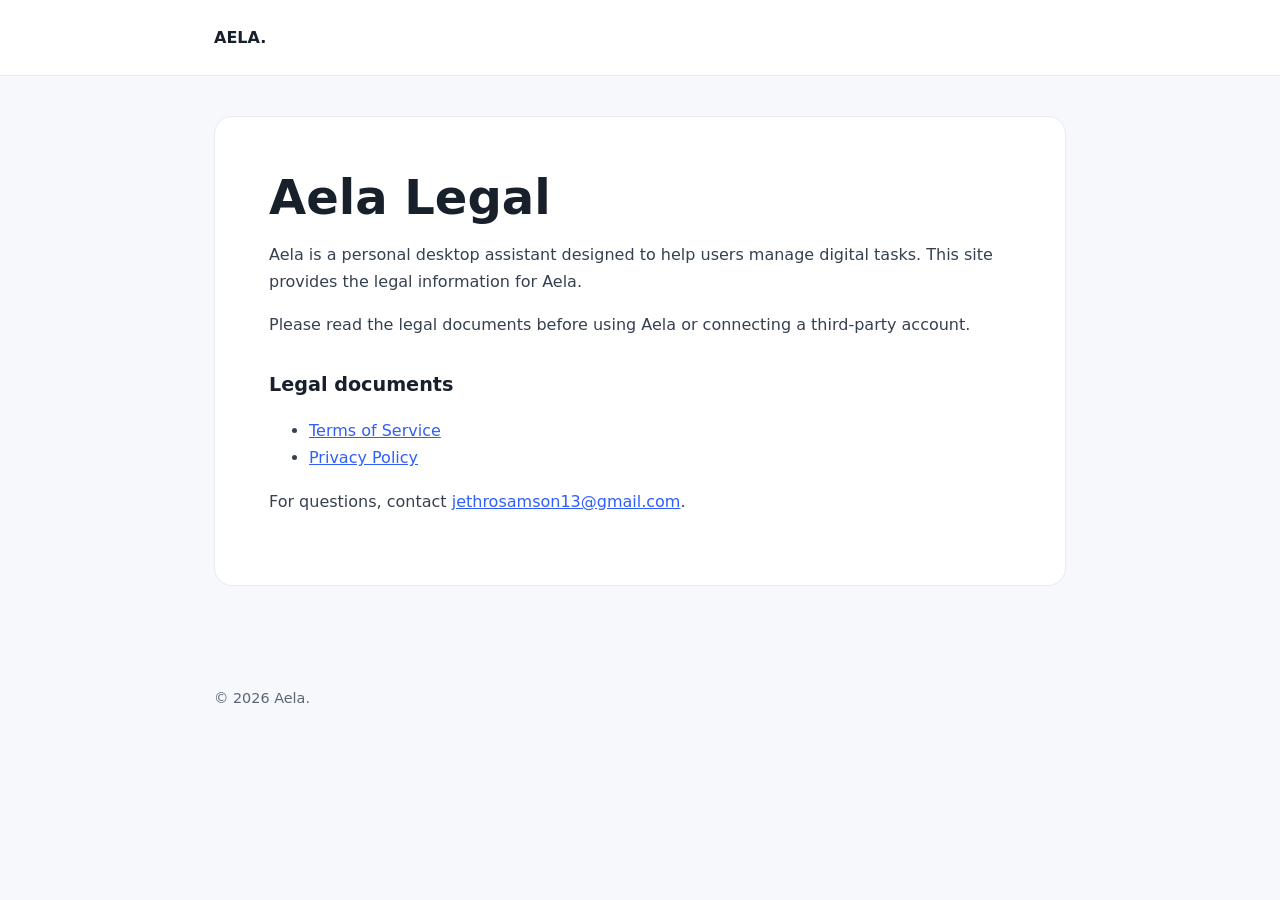
<file: index.html>
<!doctype html>
<html lang="en">
<head>
  <meta charset="utf-8">
  <meta name="viewport" content="width=device-width, initial-scale=1">
  <meta name="description" content="Legal information for Aela.">
  <meta name="theme-color" content="#f6f8fb">
  <title>Aela Legal | Aela</title>
  <style>
    :root{color-scheme:light;--ink:#17202b;--muted:#5b6674;--line:#e6eaf0;--accent:#315efb;--bg:#f6f8fb}
    *{box-sizing:border-box}body{margin:0;background:var(--bg);color:var(--ink);font:16px/1.7 system-ui,-apple-system,Segoe UI,Roboto,Arial,sans-serif}
    header{background:#fff;border-bottom:1px solid var(--line)}.wrap{max-width:900px;margin:auto;padding:24px}
    main{max-width:900px;margin:40px auto;padding:0 24px 60px}.paper{background:#fff;border:1px solid var(--line);border-radius:18px;padding:clamp(24px,5vw,54px)}
    h1{font-size:clamp(2rem,5vw,3rem);line-height:1.12;margin:0 0 10px}h2{font-size:1.2rem;margin:30px 0 8px}a{color:var(--accent)}p,li{color:#354150}
    footer{max-width:900px;margin:0 auto;padding:0 24px 40px;color:var(--muted);font-size:.9rem}
  </style>
</head>
<body>
  <header><div class="wrap"><strong>AELA.</strong></div></header>
  <main><article class="paper">
    <h1>Aela Legal</h1>
    <p>Aela is a personal desktop assistant designed to help users manage digital tasks. This site provides the legal information for Aela.</p>
    <p>Please read the legal documents before using Aela or connecting a third-party account.</p>
    <h2>Legal documents</h2>
    <ul><li><a href="terms/">Terms of Service</a></li><li><a href="privacy/">Privacy Policy</a></li></ul>
    <p>For questions, contact <a href="mailto:jethrosamson13@gmail.com">jethrosamson13@gmail.com</a>.</p>
  </article></main>
  <footer>© 2026 Aela.</footer>
</body>
</html>
</file>
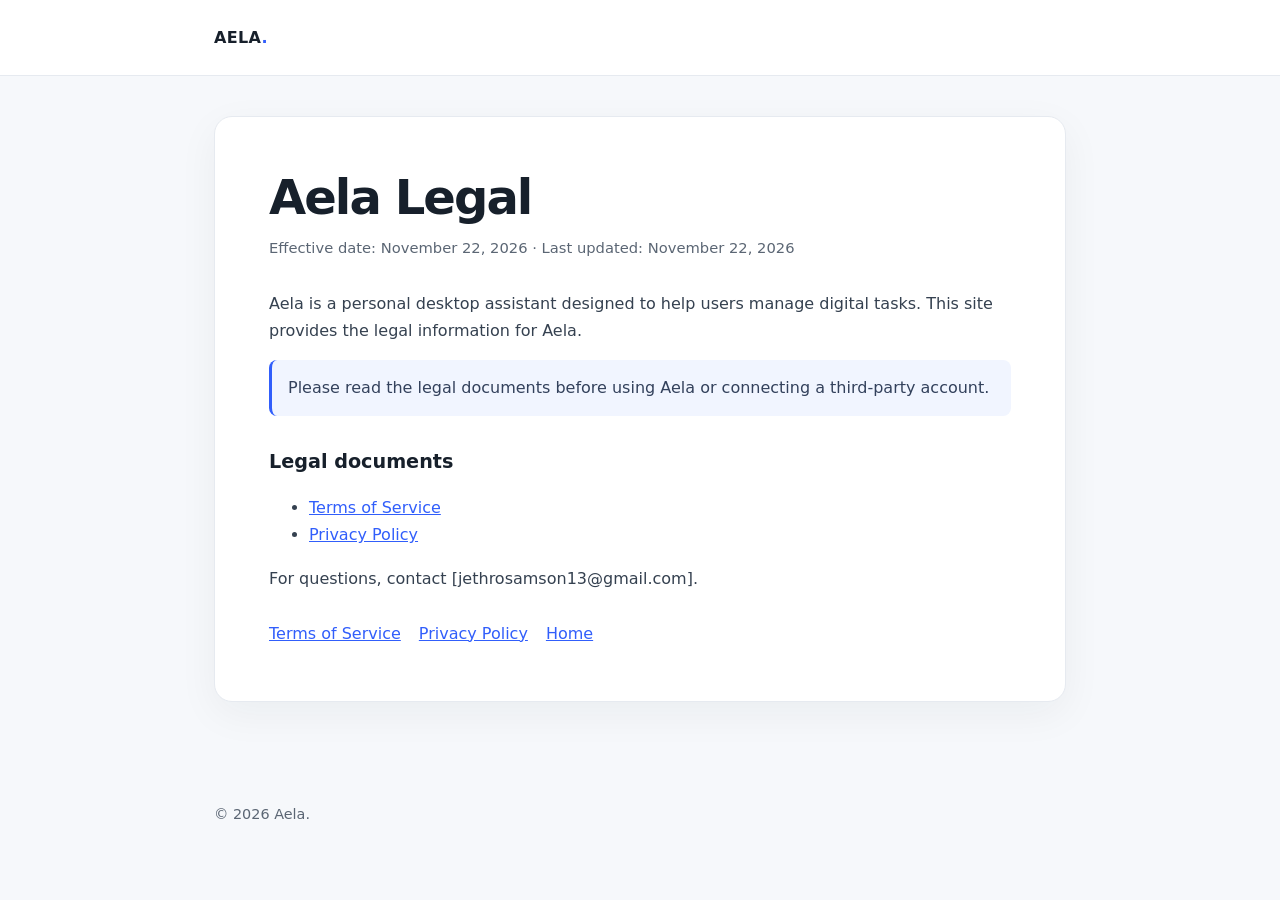
<file: aela-legal-website/index.html>
<!doctype html>
<html lang="en"><head><meta charset="utf-8"><meta name="viewport" content="width=device-width,initial-scale=1">
<meta name="description" content="Legal information for Aela."><meta name="theme-color" content="#f6f8fb"><title>Aela Legal | Aela</title>
<style>
:root{color-scheme:light;--ink:#17202b;--muted:#5b6674;--line:#e6eaf0;--accent:#315efb;--bg:#f6f8fb}
*{box-sizing:border-box}body{margin:0;background:var(--bg);color:var(--ink);font:16px/1.7 Inter,ui-sans-serif,system-ui,-apple-system,Segoe UI,Roboto,Arial,sans-serif}
header{background:#fff;border-bottom:1px solid var(--line)}.wrap{max-width:900px;margin:auto;padding:24px}
.brand{font-weight:750;letter-spacing:.02em;color:var(--ink);text-decoration:none}.brand span{color:var(--accent)}
main{max-width:900px;margin:40px auto;padding:0 24px 60px}.paper{background:#fff;border:1px solid var(--line);border-radius:18px;padding:clamp(24px,5vw,54px);box-shadow:0 12px 40px rgba(23,32,43,.05)}
h1{font-size:clamp(2rem,5vw,3rem);line-height:1.12;letter-spacing:-.04em;margin:0 0 10px}h2{font-size:1.2rem;margin:30px 0 8px}p,li{color:#354150}.meta{color:var(--muted);font-size:.92rem;margin-bottom:30px}.notice{padding:14px 16px;background:#f1f5ff;border-left:3px solid var(--accent);border-radius:8px;color:#33415c}
a{color:var(--accent)}footer{max-width:900px;margin:0 auto;padding:0 24px 40px;color:var(--muted);font-size:.9rem}.links{display:flex;gap:18px;flex-wrap:wrap;margin-top:28px}
</style></head><body>
<header><div class="wrap"><a class="brand" href="../">AELA<span>.</span></a></div></header>
<main><article class="paper"><h1>Aela Legal</h1><div class="meta">Effective date: November 22, 2026 · Last updated: November 22, 2026</div>

<p>Aela is a personal desktop assistant designed to help users manage digital tasks. This site provides the legal information for Aela.</p>
<div class="notice">Please read the legal documents before using Aela or connecting a third-party account.</div>
<h2>Legal documents</h2>
<ul><li><a href="terms/">Terms of Service</a></li><li><a href="privacy/">Privacy Policy</a></li></ul>
<p>For questions, contact [jethrosamson13@gmail.com].</p>

<nav class="links"><a href="../terms/">Terms of Service</a><a href="../privacy/">Privacy Policy</a><a href="../">Home</a></nav>
</article></main><footer>© 2026 Aela.</footer></body></html>
</file>
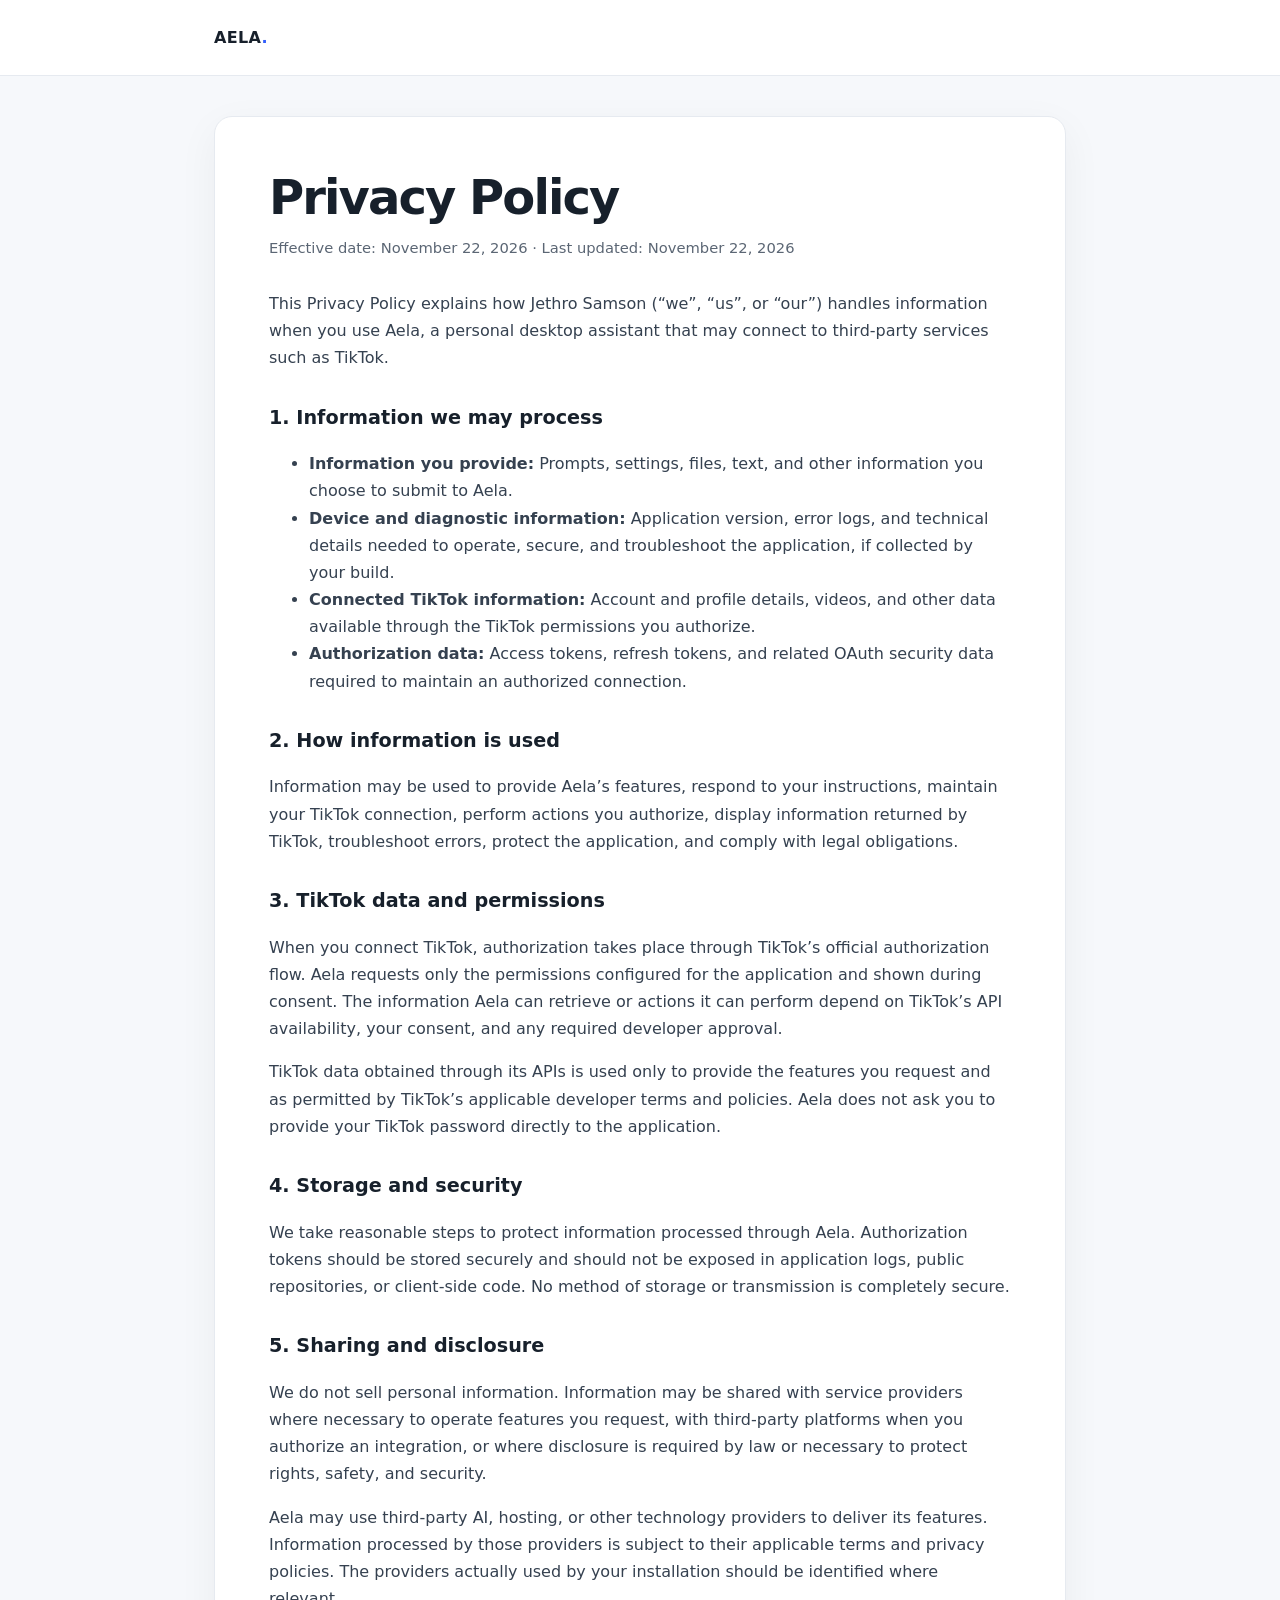
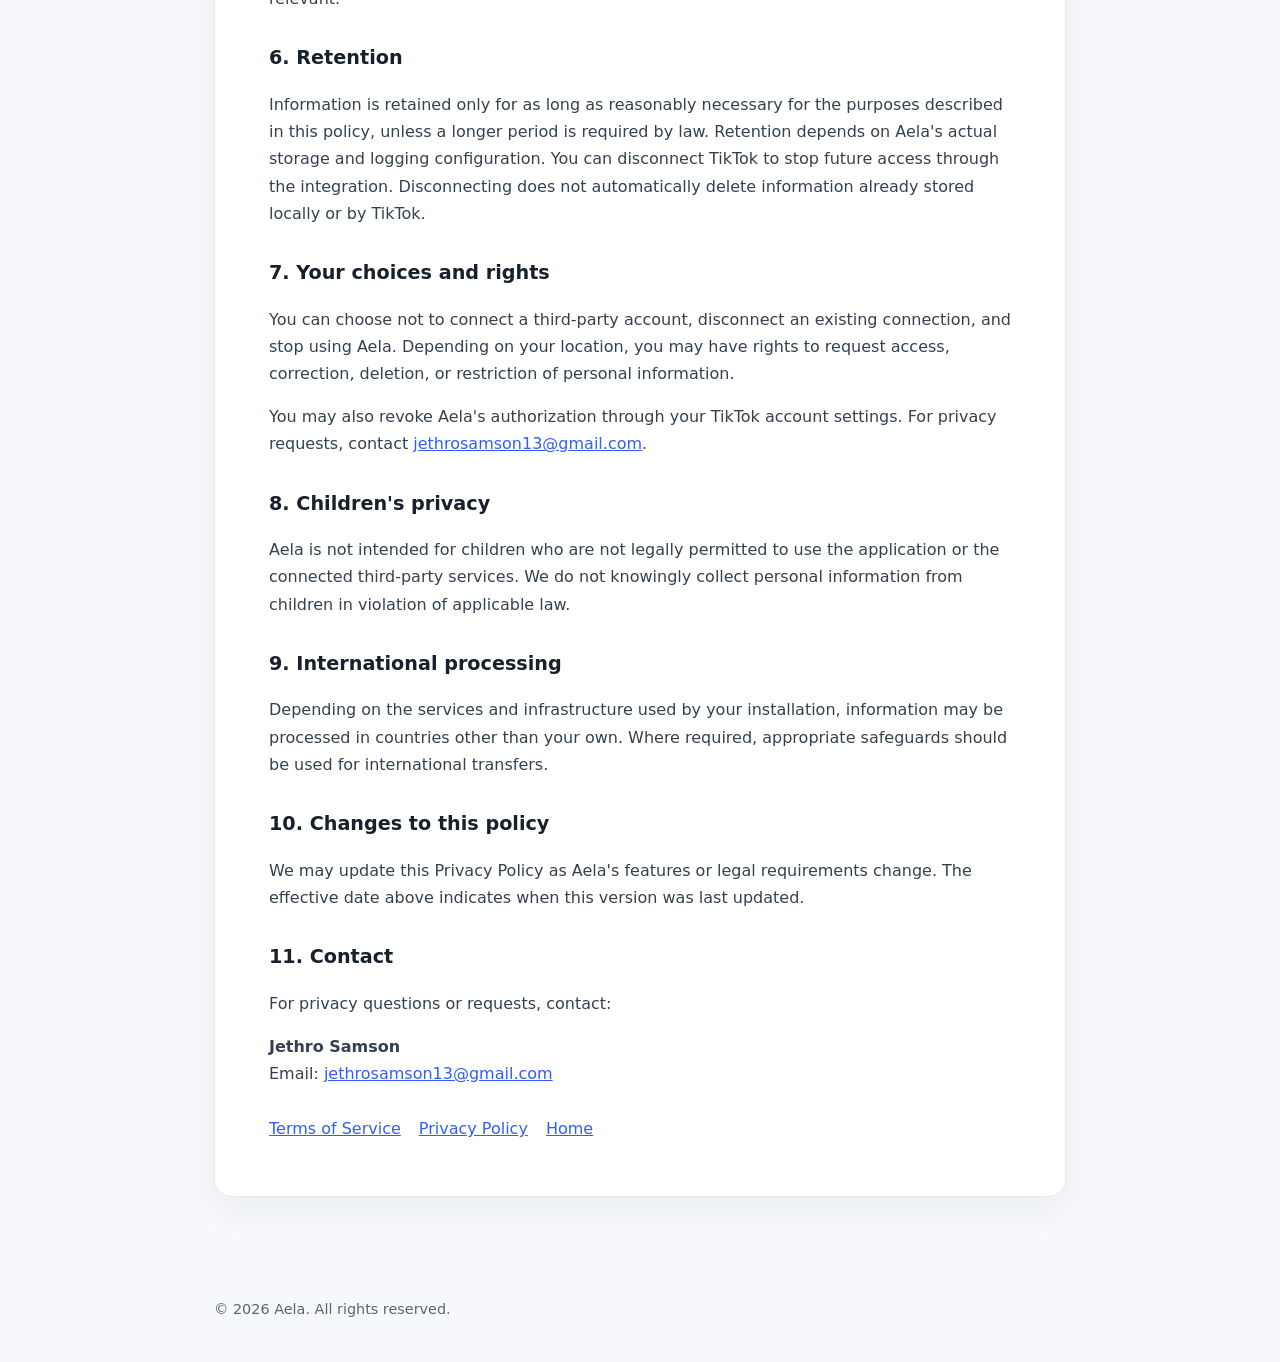
<file: privacy/index.html>
<!doctype html>
<html lang="en"><head><meta charset="utf-8"><meta name="viewport" content="width=device-width,initial-scale=1"><meta http-equiv="refresh" content="0; url=../aela-legal-website/privacy/"><link rel="canonical" href="../aela-legal-website/privacy/"><title>Privacy Policy | Aela</title></head><body><p>Opening the <a href="../aela-legal-website/privacy/">Privacy Policy</a>…</p></body></html>
</file>
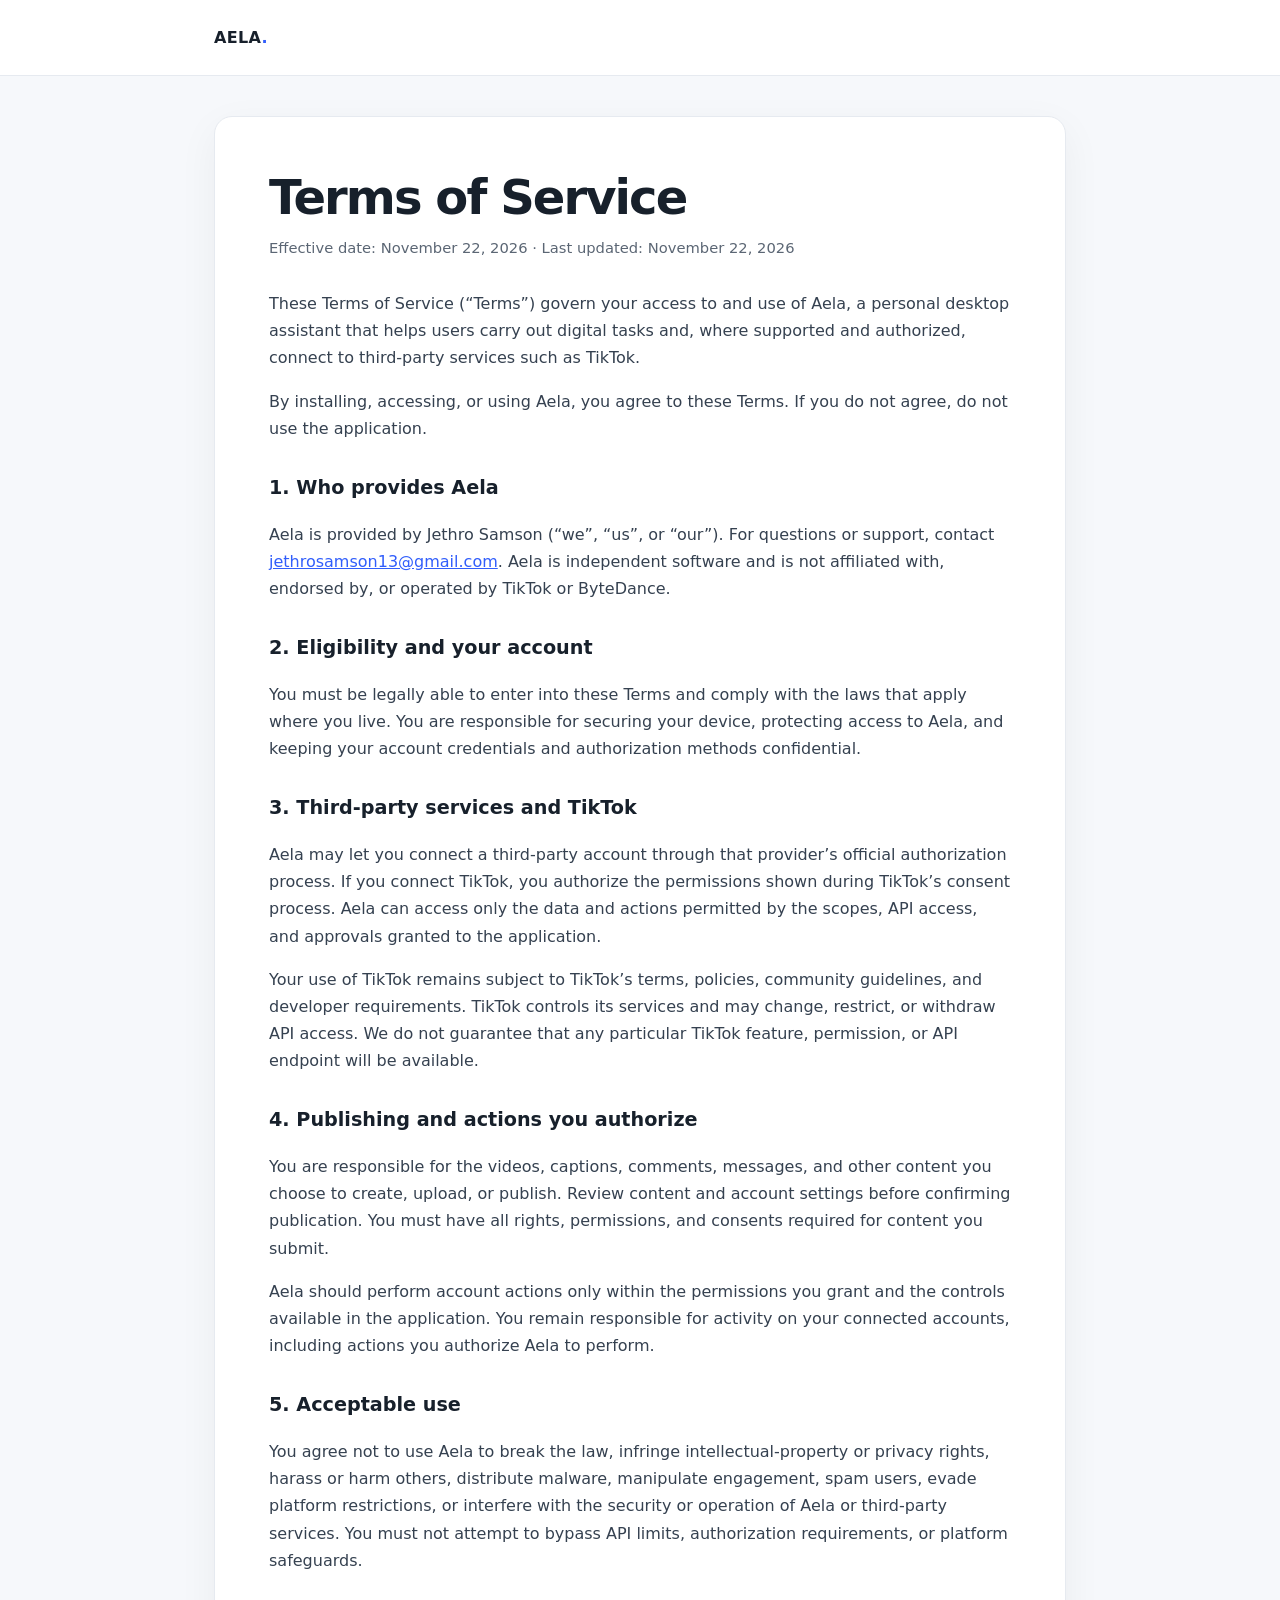
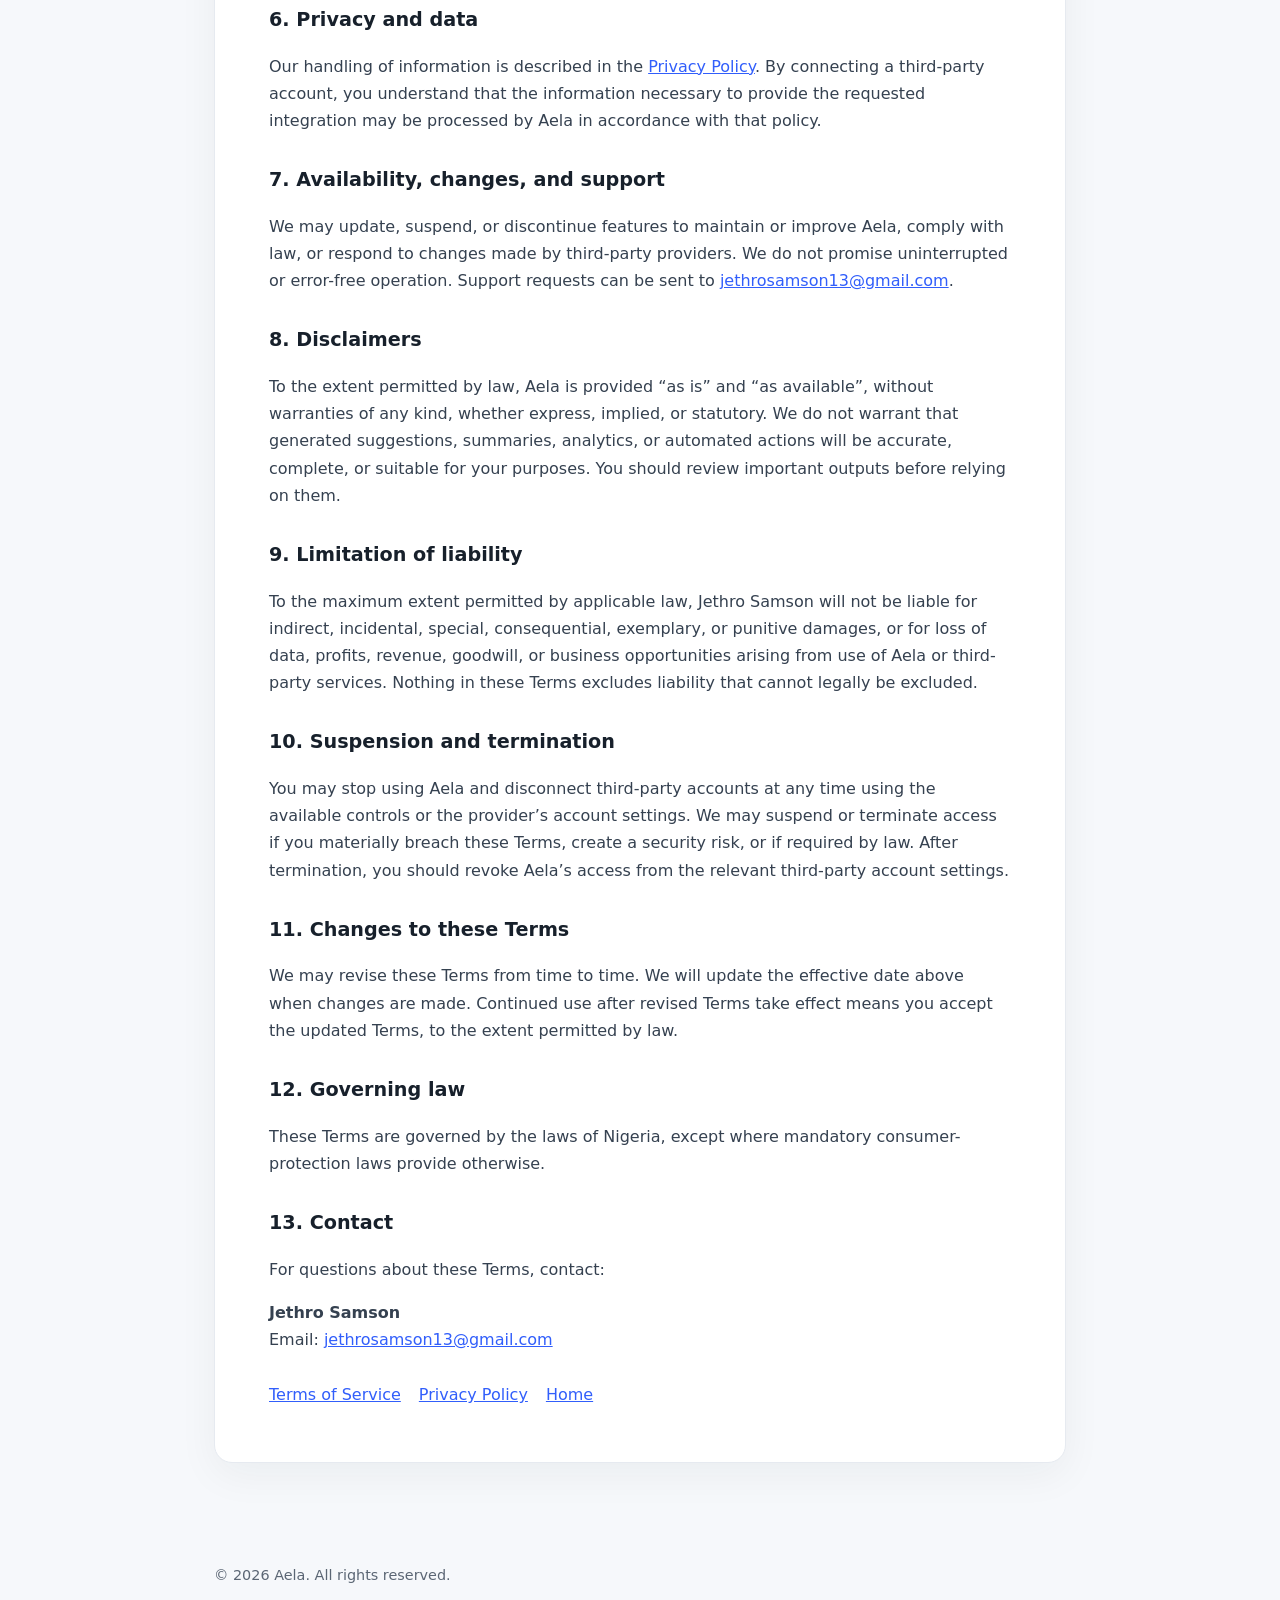
<file: terms/index.html>
<!doctype html>
<html lang="en"><head><meta charset="utf-8"><meta name="viewport" content="width=device-width,initial-scale=1"><meta http-equiv="refresh" content="0; url=../aela-legal-website/terms/"><link rel="canonical" href="../aela-legal-website/terms/"><title>Terms of Service | Aela</title></head><body><p>Opening the <a href="../aela-legal-website/terms/">Terms of Service</a>…</p></body></html>
</file>
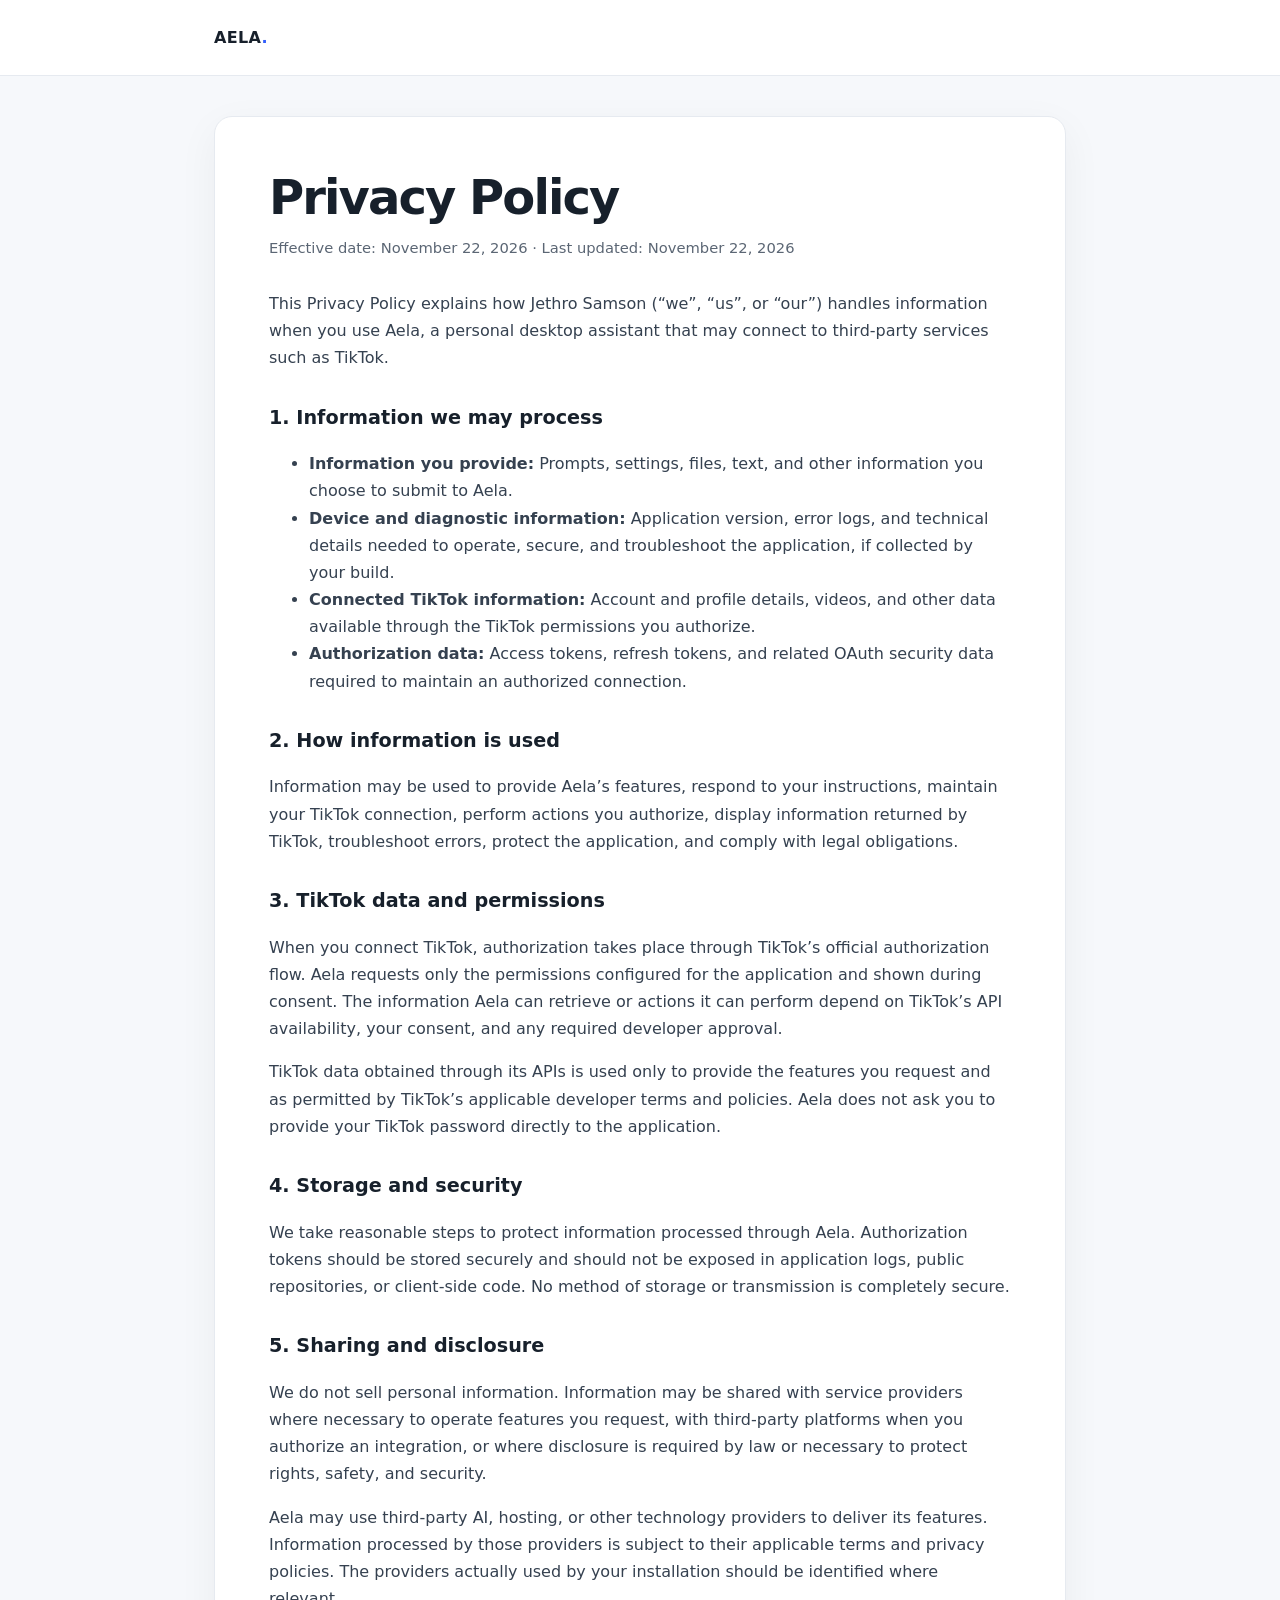
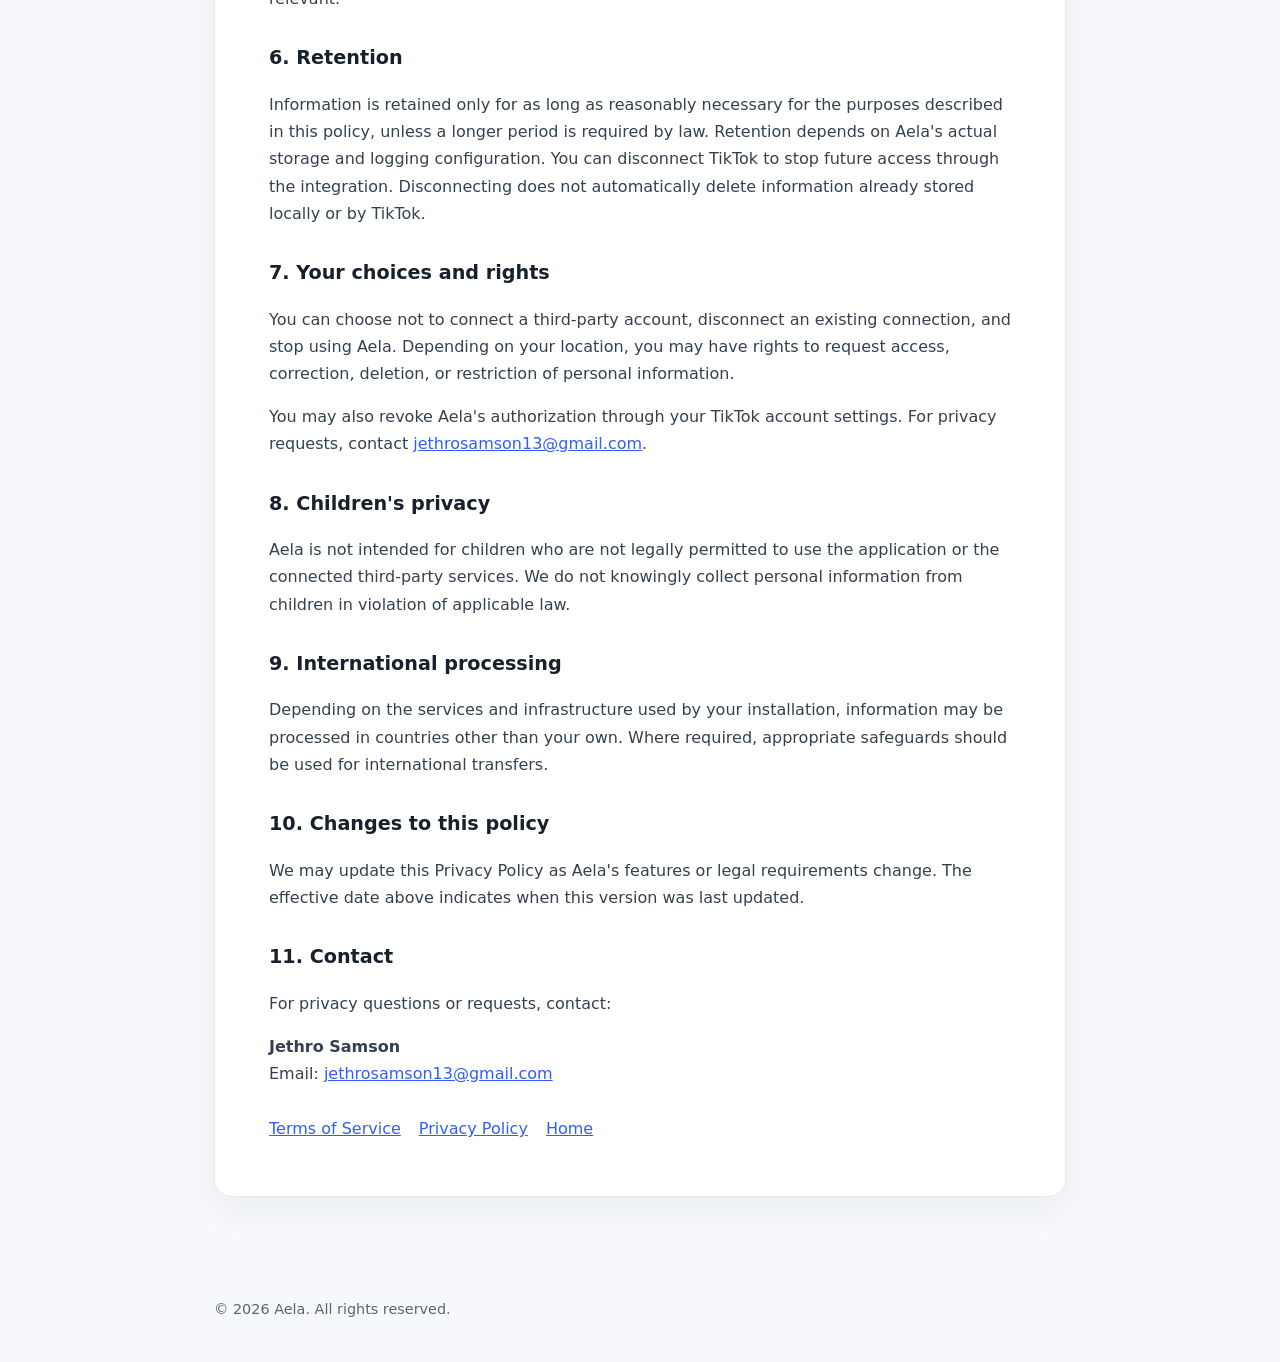
<file: aela-legal-website/privacy/index.html>
<!doctype html>
<html lang="en">
<head>
<meta charset="utf-8">
<meta name="viewport" content="width=device-width,initial-scale=1">
<meta name="description" content="How Aela handles information and connected TikTok account data.">
<meta name="theme-color" content="#f6f8fb">
<title>Privacy Policy | Aela</title>
<style>
:root{color-scheme:light;--ink:#17202b;--muted:#5b6674;--line:#e6eaf0;--accent:#315efb;--bg:#f6f8fb}
*{box-sizing:border-box}
body{margin:0;background:var(--bg);color:var(--ink);font:16px/1.7 Inter,ui-sans-serif,system-ui,-apple-system,Segoe UI,Roboto,Arial,sans-serif}
header{background:#fff;border-bottom:1px solid var(--line)}
.wrap{max-width:900px;margin:auto;padding:24px}
.brand{font-weight:750;letter-spacing:.02em;color:var(--ink);text-decoration:none}
.brand span{color:var(--accent)}
main{max-width:900px;margin:40px auto;padding:0 24px 60px}
.paper{background:#fff;border:1px solid var(--line);border-radius:18px;padding:clamp(24px,5vw,54px);box-shadow:0 12px 40px rgba(23,32,43,.05)}
h1{font-size:clamp(2rem,5vw,3rem);line-height:1.12;letter-spacing:-.04em;margin:0 0 10px}
h2{font-size:1.2rem;margin:30px 0 8px}
p,li{color:#354150}
.meta{color:var(--muted);font-size:.92rem;margin-bottom:30px}
a{color:var(--accent)}
footer{max-width:900px;margin:0 auto;padding:0 24px 40px;color:var(--muted);font-size:.9rem}
.links{display:flex;gap:18px;flex-wrap:wrap;margin-top:28px}
</style>
</head>
<body>
<header>
<div class="wrap"><a class="brand" href="../">AELA<span>.</span></a></div>
</header>

<main>
<article class="paper">
<h1>Privacy Policy</h1>
<div class="meta">Effective date: November 22, 2026 · Last updated: November 22, 2026</div>

<p>This Privacy Policy explains how Jethro Samson (“we”, “us”, or “our”) handles information when you use Aela, a personal desktop assistant that may connect to third-party services such as TikTok.</p>

<h2>1. Information we may process</h2>
<ul>
<li><strong>Information you provide:</strong> Prompts, settings, files, text, and other information you choose to submit to Aela.</li>
<li><strong>Device and diagnostic information:</strong> Application version, error logs, and technical details needed to operate, secure, and troubleshoot the application, if collected by your build.</li>
<li><strong>Connected TikTok information:</strong> Account and profile details, videos, and other data available through the TikTok permissions you authorize.</li>
<li><strong>Authorization data:</strong> Access tokens, refresh tokens, and related OAuth security data required to maintain an authorized connection.</li>
</ul>

<h2>2. How information is used</h2>
<p>Information may be used to provide Aela’s features, respond to your instructions, maintain your TikTok connection, perform actions you authorize, display information returned by TikTok, troubleshoot errors, protect the application, and comply with legal obligations.</p>

<h2>3. TikTok data and permissions</h2>
<p>When you connect TikTok, authorization takes place through TikTok’s official authorization flow. Aela requests only the permissions configured for the application and shown during consent. The information Aela can retrieve or actions it can perform depend on TikTok’s API availability, your consent, and any required developer approval.</p>

<p>TikTok data obtained through its APIs is used only to provide the features you request and as permitted by TikTok’s applicable developer terms and policies. Aela does not ask you to provide your TikTok password directly to the application.</p>

<h2>4. Storage and security</h2>
<p>We take reasonable steps to protect information processed through Aela. Authorization tokens should be stored securely and should not be exposed in application logs, public repositories, or client-side code. No method of storage or transmission is completely secure.</p>

<h2>5. Sharing and disclosure</h2>
<p>We do not sell personal information. Information may be shared with service providers where necessary to operate features you request, with third-party platforms when you authorize an integration, or where disclosure is required by law or necessary to protect rights, safety, and security.</p>

<p>Aela may use third-party AI, hosting, or other technology providers to deliver its features. Information processed by those providers is subject to their applicable terms and privacy policies. The providers actually used by your installation should be identified where relevant.</p>

<h2>6. Retention</h2>
<p>Information is retained only for as long as reasonably necessary for the purposes described in this policy, unless a longer period is required by law. Retention depends on Aela's actual storage and logging configuration. You can disconnect TikTok to stop future access through the integration. Disconnecting does not automatically delete information already stored locally or by TikTok.</p>

<h2>7. Your choices and rights</h2>
<p>You can choose not to connect a third-party account, disconnect an existing connection, and stop using Aela. Depending on your location, you may have rights to request access, correction, deletion, or restriction of personal information.</p>

<p>You may also revoke Aela's authorization through your TikTok account settings. For privacy requests, contact <a href="mailto:jethrosamson13@gmail.com">jethrosamson13@gmail.com</a>.</p>

<h2>8. Children's privacy</h2>
<p>Aela is not intended for children who are not legally permitted to use the application or the connected third-party services. We do not knowingly collect personal information from children in violation of applicable law.</p>

<h2>9. International processing</h2>
<p>Depending on the services and infrastructure used by your installation, information may be processed in countries other than your own. Where required, appropriate safeguards should be used for international transfers.</p>

<h2>10. Changes to this policy</h2>
<p>We may update this Privacy Policy as Aela's features or legal requirements change. The effective date above indicates when this version was last updated.</p>

<h2>11. Contact</h2>
<p>For privacy questions or requests, contact:</p>
<p><strong>Jethro Samson</strong><br>
Email: <a href="mailto:jethrosamson13@gmail.com">jethrosamson13@gmail.com</a></p>

<nav class="links">
<a href="../terms/">Terms of Service</a>
<a href="../privacy/">Privacy Policy</a>
<a href="../">Home</a>
</nav>
</article>
</main>

<footer>© 2026 Aela. All rights reserved.</footer>
</body>
</html>
</file>
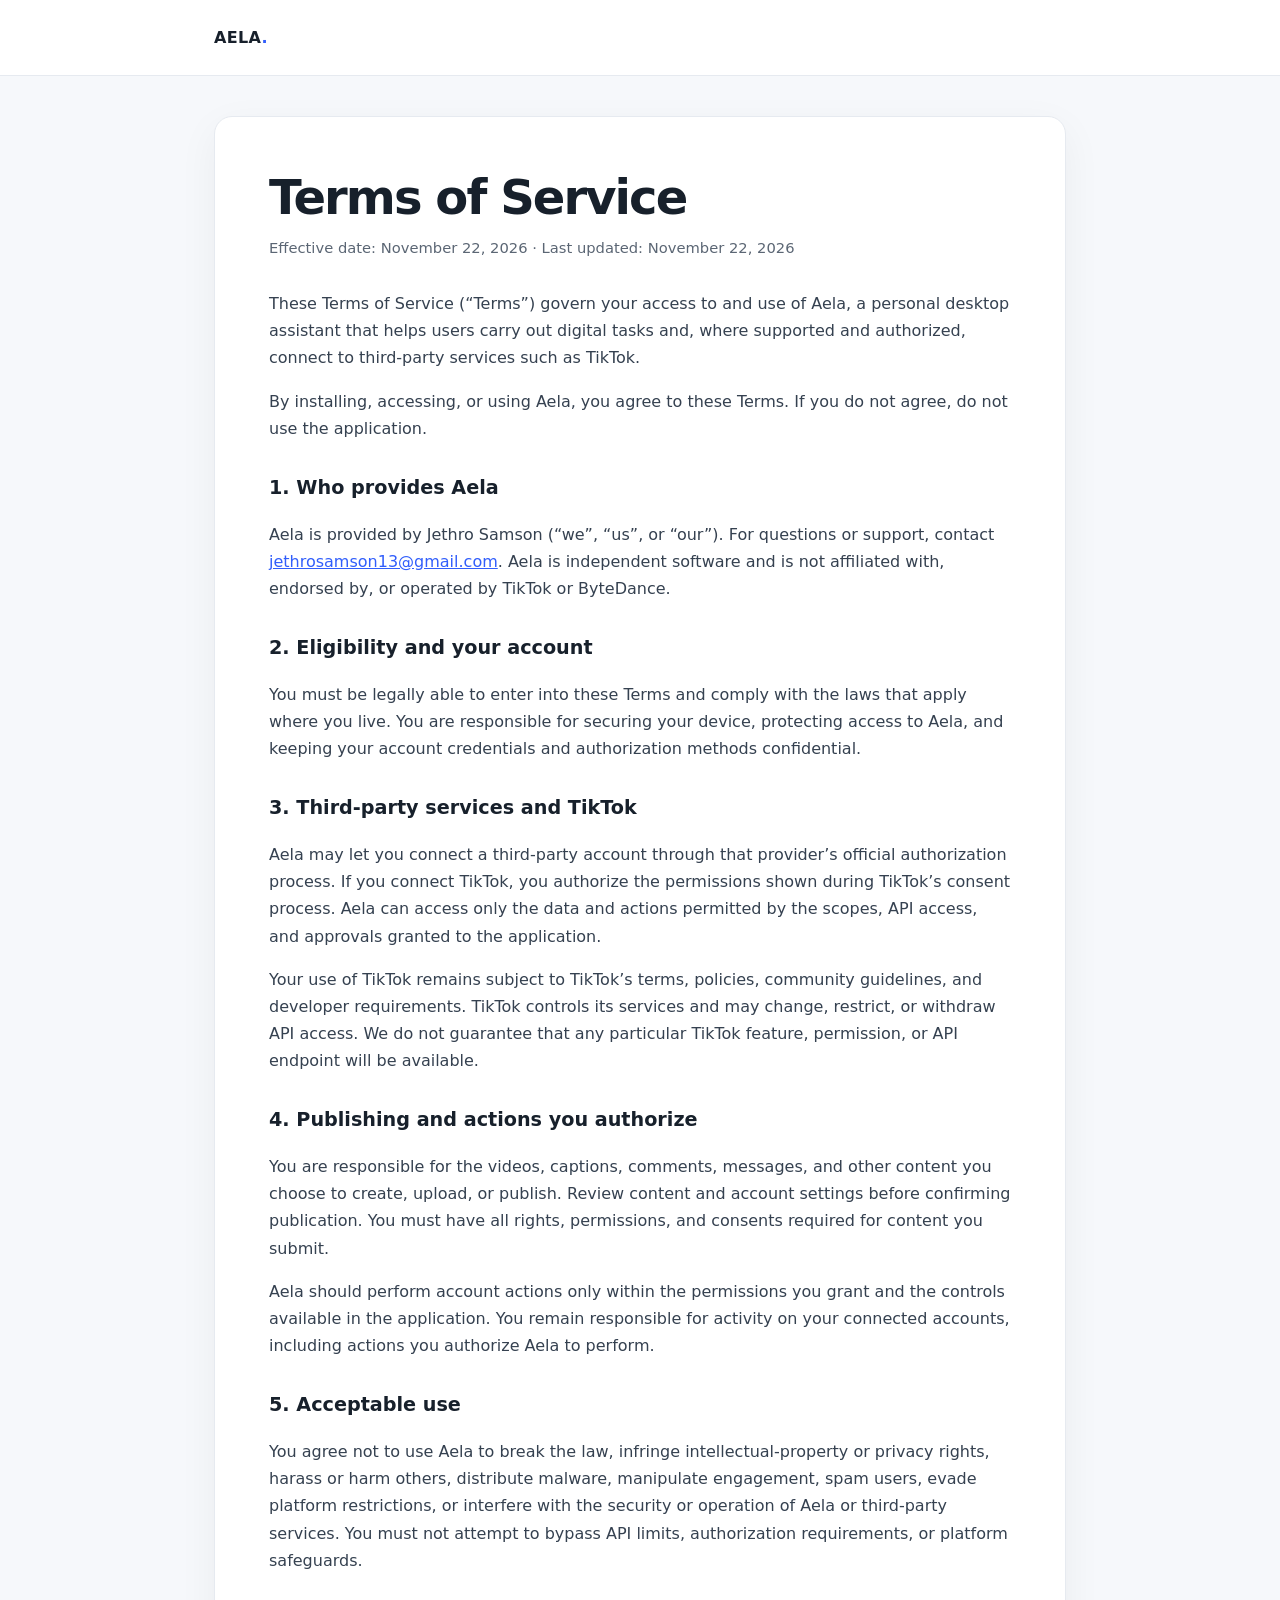
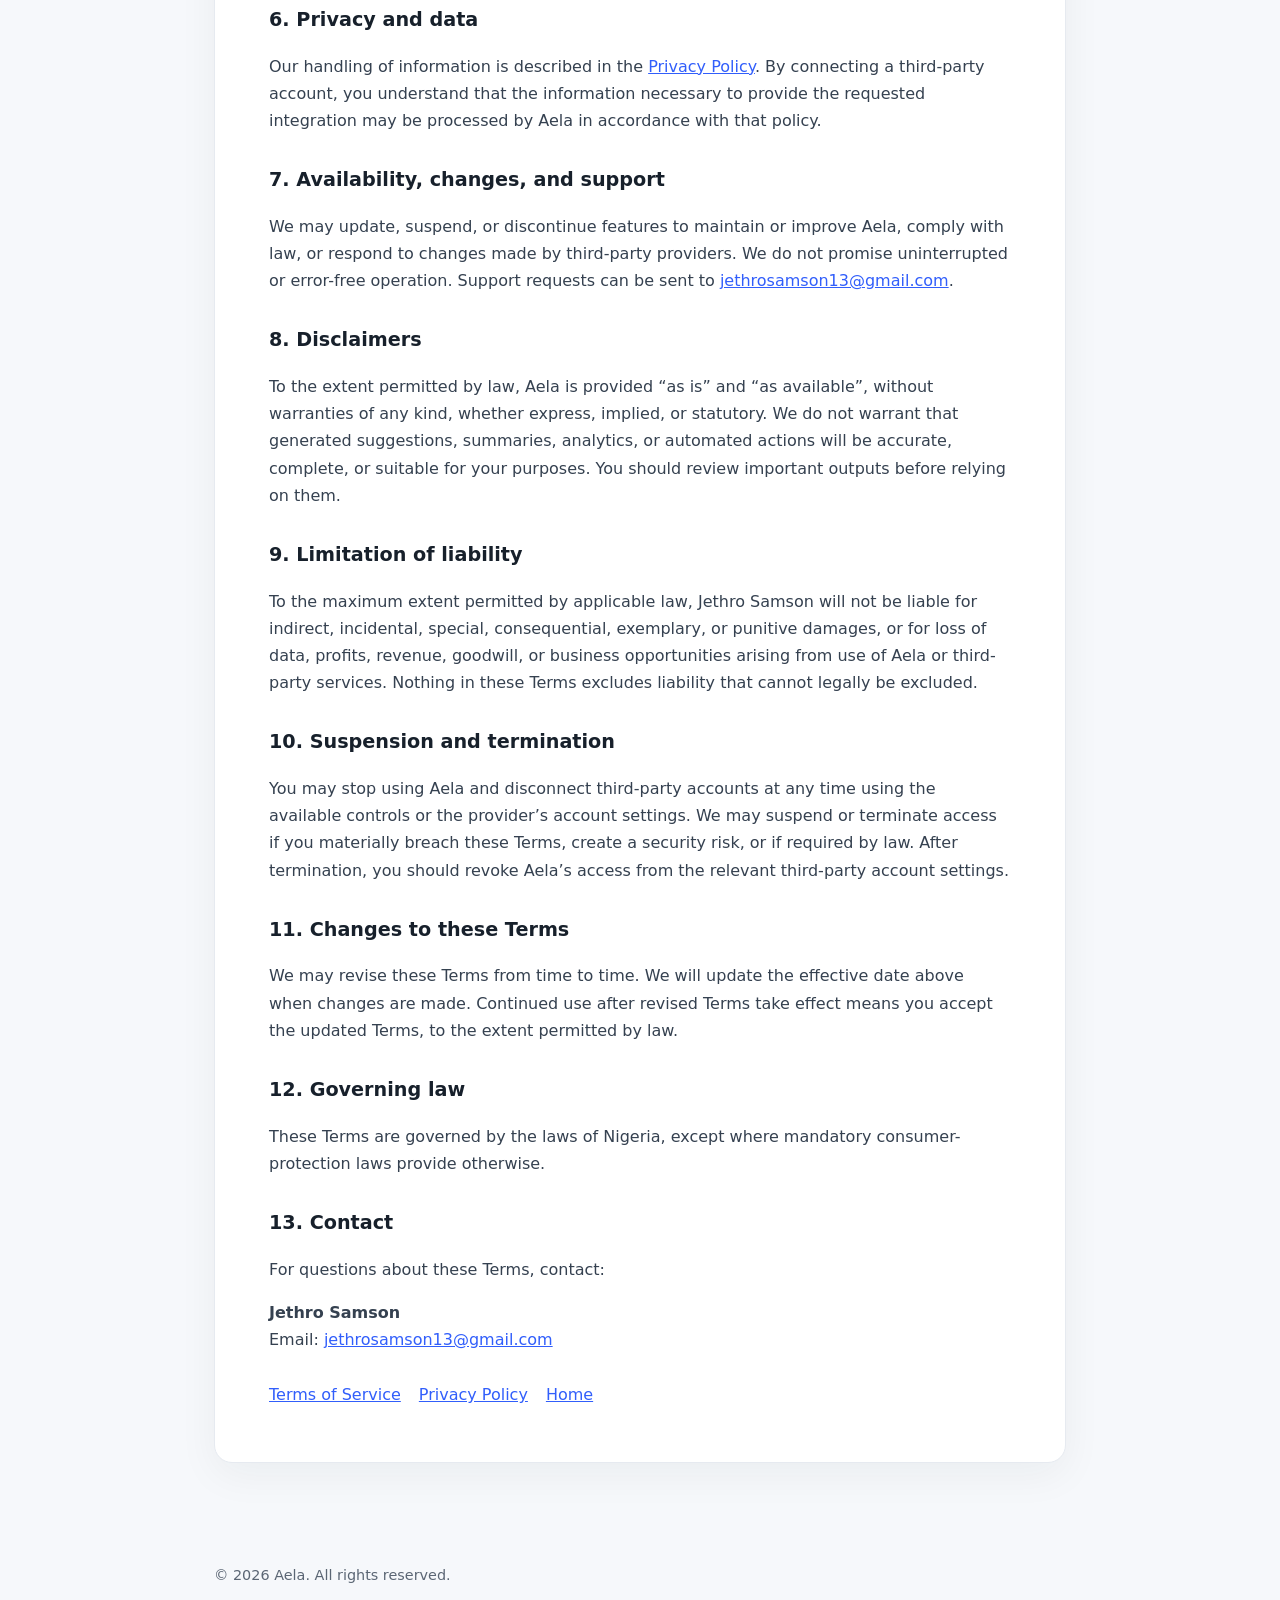
<file: aela-legal-website/terms/index.html>
<!doctype html>
<html lang="en">
<head>
<meta charset="utf-8">
<meta name="viewport" content="width=device-width,initial-scale=1">
<meta name="description" content="Terms governing the use of Aela and its optional third-party integrations.">
<meta name="theme-color" content="#f6f8fb">
<title>Terms of Service | Aela</title>
<style>
:root{color-scheme:light;--ink:#17202b;--muted:#5b6674;--line:#e6eaf0;--accent:#315efb;--bg:#f6f8fb}
*{box-sizing:border-box}
body{margin:0;background:var(--bg);color:var(--ink);font:16px/1.7 Inter,ui-sans-serif,system-ui,-apple-system,Segoe UI,Roboto,Arial,sans-serif}
header{background:#fff;border-bottom:1px solid var(--line)}
.wrap{max-width:900px;margin:auto;padding:24px}
.brand{font-weight:750;letter-spacing:.02em;color:var(--ink);text-decoration:none}
.brand span{color:var(--accent)}
main{max-width:900px;margin:40px auto;padding:0 24px 60px}
.paper{background:#fff;border:1px solid var(--line);border-radius:18px;padding:clamp(24px,5vw,54px);box-shadow:0 12px 40px rgba(23,32,43,.05)}
h1{font-size:clamp(2rem,5vw,3rem);line-height:1.12;letter-spacing:-.04em;margin:0 0 10px}
h2{font-size:1.2rem;margin:30px 0 8px}
p,li{color:#354150}
.meta{color:var(--muted);font-size:.92rem;margin-bottom:30px}
a{color:var(--accent)}
footer{max-width:900px;margin:0 auto;padding:0 24px 40px;color:var(--muted);font-size:.9rem}
.links{display:flex;gap:18px;flex-wrap:wrap;margin-top:28px}
</style>
</head>
<body>
<header><div class="wrap"><a class="brand" href="../">AELA<span>.</span></a></div></header>

<main>
<article class="paper">
<h1>Terms of Service</h1>
<div class="meta">Effective date: November 22, 2026 · Last updated: November 22, 2026</div>

<p>These Terms of Service (“Terms”) govern your access to and use of Aela, a personal desktop assistant that helps users carry out digital tasks and, where supported and authorized, connect to third-party services such as TikTok.</p>

<p>By installing, accessing, or using Aela, you agree to these Terms. If you do not agree, do not use the application.</p>

<h2>1. Who provides Aela</h2>
<p>Aela is provided by Jethro Samson (“we”, “us”, or “our”). For questions or support, contact <a href="mailto:jethrosamson13@gmail.com">jethrosamson13@gmail.com</a>. Aela is independent software and is not affiliated with, endorsed by, or operated by TikTok or ByteDance.</p>

<h2>2. Eligibility and your account</h2>
<p>You must be legally able to enter into these Terms and comply with the laws that apply where you live. You are responsible for securing your device, protecting access to Aela, and keeping your account credentials and authorization methods confidential.</p>

<h2>3. Third-party services and TikTok</h2>
<p>Aela may let you connect a third-party account through that provider’s official authorization process. If you connect TikTok, you authorize the permissions shown during TikTok’s consent process. Aela can access only the data and actions permitted by the scopes, API access, and approvals granted to the application.</p>
<p>Your use of TikTok remains subject to TikTok’s terms, policies, community guidelines, and developer requirements. TikTok controls its services and may change, restrict, or withdraw API access. We do not guarantee that any particular TikTok feature, permission, or API endpoint will be available.</p>

<h2>4. Publishing and actions you authorize</h2>
<p>You are responsible for the videos, captions, comments, messages, and other content you choose to create, upload, or publish. Review content and account settings before confirming publication. You must have all rights, permissions, and consents required for content you submit.</p>
<p>Aela should perform account actions only within the permissions you grant and the controls available in the application. You remain responsible for activity on your connected accounts, including actions you authorize Aela to perform.</p>

<h2>5. Acceptable use</h2>
<p>You agree not to use Aela to break the law, infringe intellectual-property or privacy rights, harass or harm others, distribute malware, manipulate engagement, spam users, evade platform restrictions, or interfere with the security or operation of Aela or third-party services. You must not attempt to bypass API limits, authorization requirements, or platform safeguards.</p>

<h2>6. Privacy and data</h2>
<p>Our handling of information is described in the <a href="../privacy/">Privacy Policy</a>. By connecting a third-party account, you understand that the information necessary to provide the requested integration may be processed by Aela in accordance with that policy.</p>

<h2>7. Availability, changes, and support</h2>
<p>We may update, suspend, or discontinue features to maintain or improve Aela, comply with law, or respond to changes made by third-party providers. We do not promise uninterrupted or error-free operation. Support requests can be sent to <a href="mailto:jethrosamson13@gmail.com">jethrosamson13@gmail.com</a>.</p>

<h2>8. Disclaimers</h2>
<p>To the extent permitted by law, Aela is provided “as is” and “as available”, without warranties of any kind, whether express, implied, or statutory. We do not warrant that generated suggestions, summaries, analytics, or automated actions will be accurate, complete, or suitable for your purposes. You should review important outputs before relying on them.</p>

<h2>9. Limitation of liability</h2>
<p>To the maximum extent permitted by applicable law, Jethro Samson will not be liable for indirect, incidental, special, consequential, exemplary, or punitive damages, or for loss of data, profits, revenue, goodwill, or business opportunities arising from use of Aela or third-party services. Nothing in these Terms excludes liability that cannot legally be excluded.</p>

<h2>10. Suspension and termination</h2>
<p>You may stop using Aela and disconnect third-party accounts at any time using the available controls or the provider’s account settings. We may suspend or terminate access if you materially breach these Terms, create a security risk, or if required by law. After termination, you should revoke Aela’s access from the relevant third-party account settings.</p>

<h2>11. Changes to these Terms</h2>
<p>We may revise these Terms from time to time. We will update the effective date above when changes are made. Continued use after revised Terms take effect means you accept the updated Terms, to the extent permitted by law.</p>

<h2>12. Governing law</h2>
<p>These Terms are governed by the laws of Nigeria, except where mandatory consumer-protection laws provide otherwise.</p>

<h2>13. Contact</h2>
<p>For questions about these Terms, contact:</p>
<p><strong>Jethro Samson</strong><br>
Email: <a href="mailto:jethrosamson13@gmail.com">jethrosamson13@gmail.com</a></p>

<nav class="links">
<a href="../terms/">Terms of Service</a>
<a href="../privacy/">Privacy Policy</a>
<a href="../">Home</a>
</nav>
</article>
</main>

<footer>© 2026 Aela. All rights reserved.</footer>
</body>
</html>
</file>
